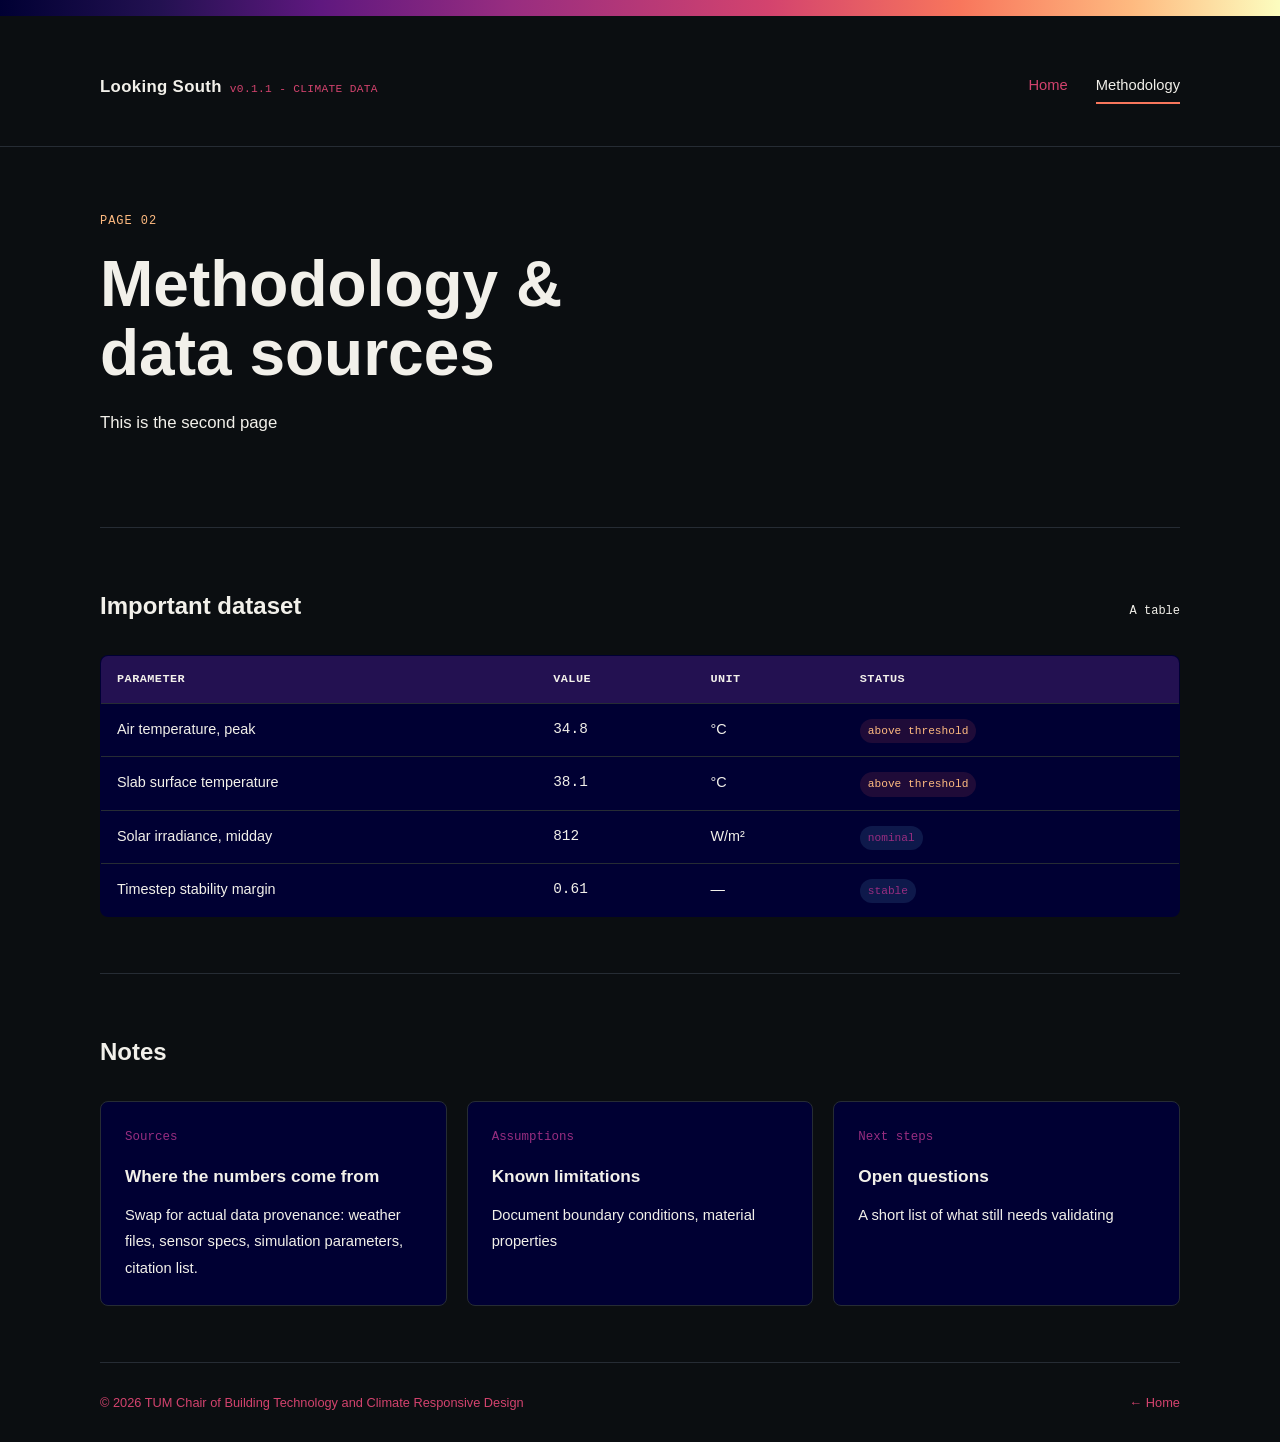
<file: data.html>
<!DOCTYPE html>
<html lang="en">
<head>
<meta charset="UTF-8">
<meta name="viewport" content="width=device-width, initial-scale=1.0">
<title>Methodology</title>
<link rel="stylesheet" href="style.css">
</head>
<body>

<div class="stripes stripes--thin" role="img" aria-label="Warming stripes accent bar"></div>

<header class="site-header">
  <nav class="nav wrap">
    <a href="index.html" class="nav__brand">Looking South <span>v0.1.1 - CLIMATE DATA</span></a>
    <div class="nav__links">
      <a href="index.html">Home</a>
      <a href="data.html" aria-current="page">Methodology</a>
    </div>
  </nav>
</header>

<main>

  <section class="hero wrap">
    <p class="eyebrow">Page 02</p>
    <h1>Methodology &amp; data sources</h1>
    <p class="lede">This is the second page</p>
  </section>

  <section class="section wrap">
    <div class="section__head">
      <h2>Important dataset</h2>
      <span class="tag">A table</span>
    </div>
    <table class="data-table">
      <thead>
        <tr>
          <th>Parameter</th>
          <th>Value</th>
          <th>Unit</th>
          <th>Status</th>
        </tr>
      </thead>
      <tbody>
        <tr>
          <td>Air temperature, peak</td>
          <td class="num">34.8</td>
          <td>°C</td>
          <td><span class="flag">above threshold</span></td>
        </tr>
        <tr>
          <td>Slab surface temperature</td>
          <td class="num">38.1</td>
          <td>°C</td>
          <td><span class="flag">above threshold</span></td>
        </tr>
        <tr>
          <td>Solar irradiance, midday</td>
          <td class="num">812</td>
          <td>W/m²</td>
          <td><span class="flag flag--ok">nominal</span></td>
        </tr>
        <tr>
          <td>Timestep stability margin</td>
          <td class="num">0.61</td>
          <td>—</td>
          <td><span class="flag flag--ok">stable</span></td>
        </tr>
      </tbody>
    </table>
  </section>

  <section class="section wrap">
    <div class="section__head">
      <h2>Notes</h2>
    </div>
    <div class="grid-3">
      <div class="card">
        <div class="card__index">Sources</div>
        <h3>Where the numbers come from</h3>
        <p>Swap for actual data provenance: weather files, sensor specs, simulation parameters, citation list.</p>
      </div>
      <div class="card">
        <div class="card__index">Assumptions</div>
        <h3>Known limitations</h3>
        <p>Document boundary conditions, material properties</p>
      </div>
      <div class="card">
        <div class="card__index">Next steps</div>
        <h3>Open questions</h3>
        <p>A short list of what still needs validating</p>
      </div>
    </div>
  </section>

</main>

<footer class="site-footer wrap">
  <span>© 2026 TUM Chair of Building Technology and Climate Responsive Design</span>
  <a href="index.html">← Home</a>
</footer>

</body>
</html>
</file>
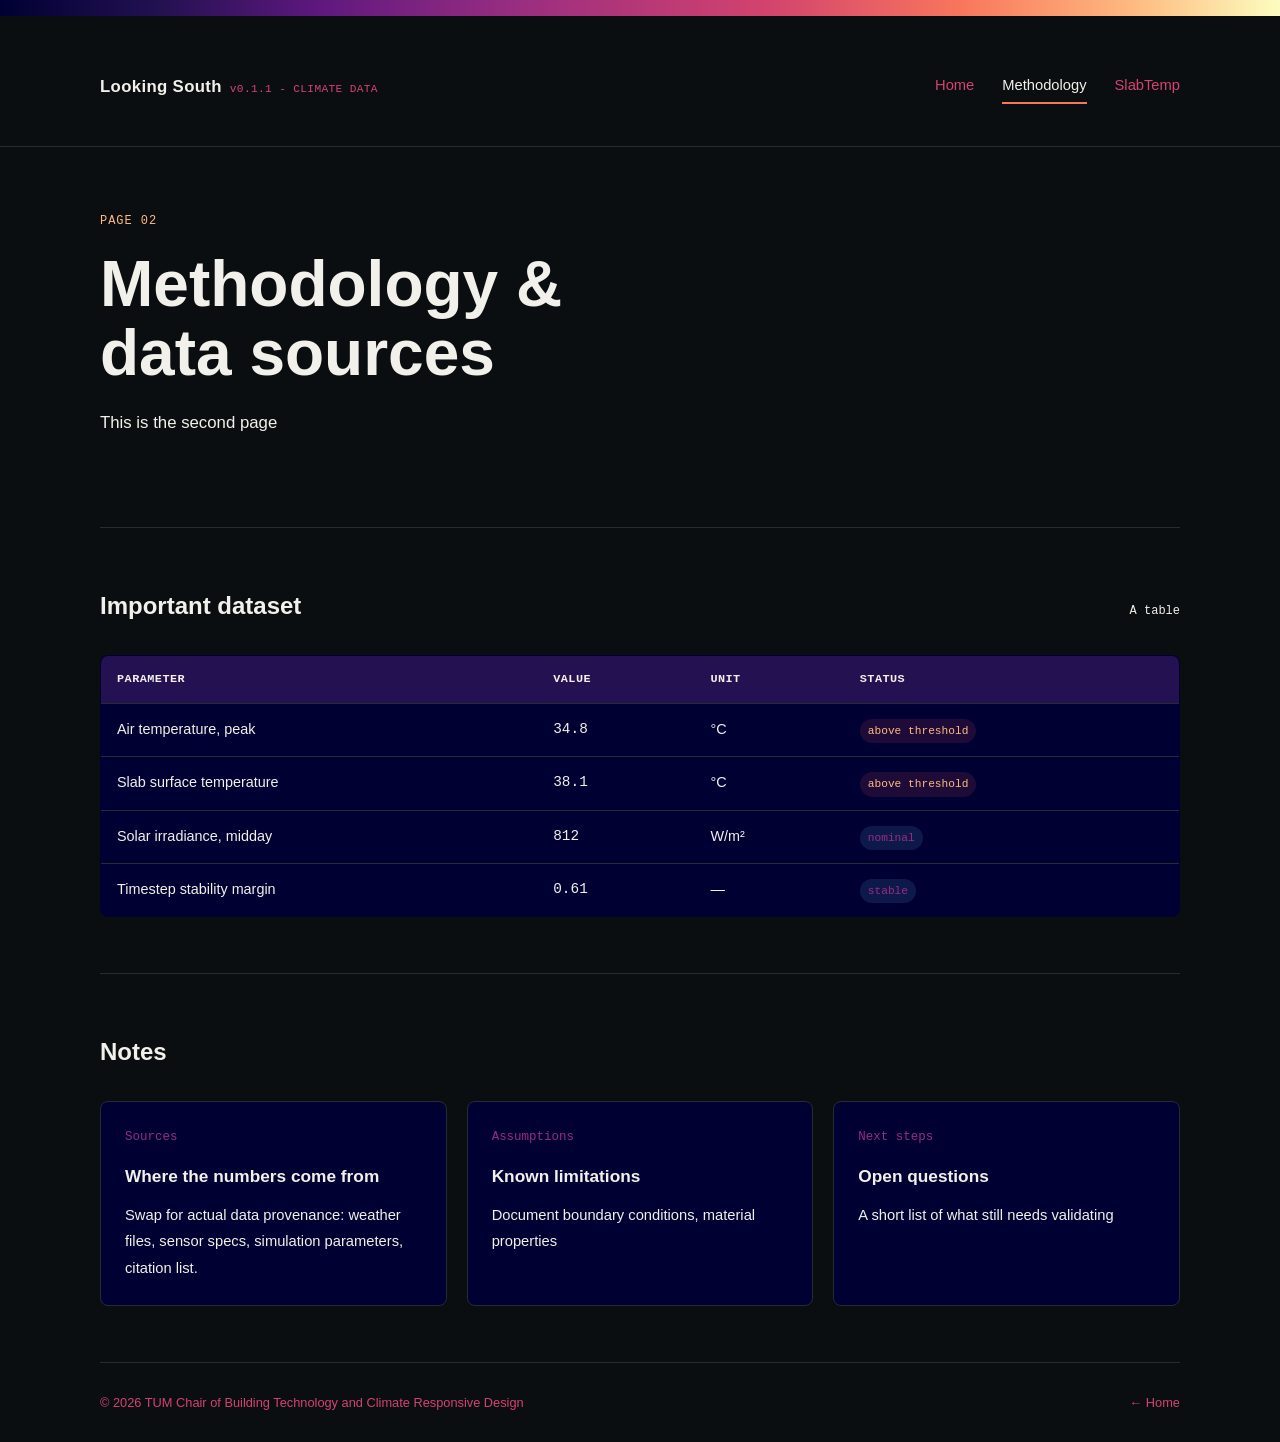
<file: methodology.html>
<!DOCTYPE html>
<html lang="en">
<head>
<meta charset="UTF-8">
<meta name="viewport" content="width=device-width, initial-scale=1.0">
<title>Methodology</title>
<link rel="stylesheet" href="style.css">
</head>
<body>

<div class="stripes stripes--thin" role="img" aria-label="Warming stripes accent bar"></div>

<header class="site-header">
  <nav class="nav wrap">
    <a href="index.html" class="nav__brand">Looking South <span>v0.1.1 - CLIMATE DATA</span></a>
    <div class="nav__links">
      <a href="index.html">Home</a>
      <a href="data.html" aria-current="page">Methodology</a>
      <a href="slab_thermal.html">SlabTemp</a>
    </div>
  </nav>
</header>

<main>

  <section class="hero wrap">
    <p class="eyebrow">Page 02</p>
    <h1>Methodology &amp; data sources</h1>
    <p class="lede">This is the second page</p>
  </section>

  <section class="section wrap">
    <div class="section__head">
      <h2>Important dataset</h2>
      <span class="tag">A table</span>
    </div>
    <table class="data-table">
      <thead>
        <tr>
          <th>Parameter</th>
          <th>Value</th>
          <th>Unit</th>
          <th>Status</th>
        </tr>
      </thead>
      <tbody>
        <tr>
          <td>Air temperature, peak</td>
          <td class="num">34.8</td>
          <td>°C</td>
          <td><span class="flag">above threshold</span></td>
        </tr>
        <tr>
          <td>Slab surface temperature</td>
          <td class="num">38.1</td>
          <td>°C</td>
          <td><span class="flag">above threshold</span></td>
        </tr>
        <tr>
          <td>Solar irradiance, midday</td>
          <td class="num">812</td>
          <td>W/m²</td>
          <td><span class="flag flag--ok">nominal</span></td>
        </tr>
        <tr>
          <td>Timestep stability margin</td>
          <td class="num">0.61</td>
          <td>—</td>
          <td><span class="flag flag--ok">stable</span></td>
        </tr>
      </tbody>
    </table>
  </section>

  <section class="section wrap">
    <div class="section__head">
      <h2>Notes</h2>
    </div>
    <div class="grid-3">
      <div class="card">
        <div class="card__index">Sources</div>
        <h3>Where the numbers come from</h3>
        <p>Swap for actual data provenance: weather files, sensor specs, simulation parameters, citation list.</p>
      </div>
      <div class="card">
        <div class="card__index">Assumptions</div>
        <h3>Known limitations</h3>
        <p>Document boundary conditions, material properties</p>
      </div>
      <div class="card">
        <div class="card__index">Next steps</div>
        <h3>Open questions</h3>
        <p>A short list of what still needs validating</p>
      </div>
    </div>
  </section>

</main>

<footer class="site-footer wrap">
  <span>© 2026 TUM Chair of Building Technology and Climate Responsive Design</span>
  <a href="index.html">← Home</a>
</footer>

</body>
</html>
</file>
<file: style.css>
@import url('https://fonts.googleapis.com/css2?family=Space+Grotesk:wght@400;500;700&family=IBM+Plex+Sans:wght@400;500&family=IBM+Plex+Mono:wght@400;500;600&display=swap');

:root {
  /*general colors*/
  --bg-deep:   #0B0E11;   /* near-black background, "the void" */
  --bg-panel:  #14181D;   /* card / panel surface */
  --bg-panel-2:#1B2027;   /* slightly raised surface */
  --line:      #262C34;   /* hairline borders */
  --ice:       #5FA8D3;   /* cold accent — the "before" */
  --ember:     #D1495B;   /* hot accent — the "after" */
  --amber:     #E8A33D;   /* caution / highlight */
  --fog:       #8A93A0;   /* muted secondary text */
  --paper:     #f2f0ea;   /* primary text on dark */ 

  /*viridis palettes*/
  --magma1: #000033;  /*darkest cold*/
  --magma2: #231151;  /*dark cold*/
  --magma3: #5f187f;  /*cold*/
  --magma4: #982d80;  /*warm*/
  --magma5: #d3436e;  /*warmer*/
  --magma6: #f8765c;  /*hot*/
  --magma7: #feba80;  /*red hot*/
  --magma8: #fcfdbf;  /*glow*/

  --plasma1: #0d1687; /*darkest cold*/
  --plasma2: #541fa3; /*dark cold*/
  --plasma3: #8b23a5; /*cold*/
  --plasma4: #b93289; /*warm*/
  --plasma5: #db5c68; /*warmer*/
  --plasma6: #f48848; /*hot*/
  --plasma7: #febc2a; /*red hot*/
  --plasma8: #f0f920; /*glow*/

  --inferno1: #000033;  /*darkest cold*/
  --inferno2: #231151;  /*dark cold*/
  --inferno3: #8b23a5;  /*cold*/
  --inferno4: #b93289;  /*warm*/
  --inferno5: #db5c68;  /*warmer*/
  --inferno6: #f48848;  /*hot*/
  --inferno7: #febc2a;  /*red hot*/
  --inferno8: #f0f920;  /*glow*/

  /*type tokens*/
  --font-display: 'Roboto Mono', sans-serif;
  --font-body: 'Inter', sans-serif;
  --font-mono: 'Roboto Mono', monospace;
  --radius: 8px;

  /*floorThermalCalculator colors*/
  --cell-a:  #4ecdc4;
  --cell-b:  #ff6b35;
  --solar:   #f5c542;
  --surface: #505063;
  --border:  #c5c5c5;
  --grid:    #535353;
}

*, *::before, *::after { 
  box-sizing: border-box; 
  margin: 0; 
  padding: 0; 
}

html { 
  scroll-behavior: smooth; 
}

body {
  background: var(--bg-deep);
  color: var(--paper);
  font-family: var(--font-body);
  line-height: 1.8;
  -webkit-font-smoothing: antialiased;
  min-height: 100vh;
  overflow-x: hidden;
}

a { 
  color: inherit; 
  text-decoration: none; 
}

img { 
  max-width: 100%; 
  display: block; 
}

.wrap {
  width: min(1080px, 92%);
  margin-inline: auto;
}

/*focus*/
a:focus-visible,
button:focus-visible {
  outline: 2px solid var(--paper);
  outline-offset: 5px;
}

@media (prefers-reduced-motion: reduce) {
  * { animation: none !important; transition: none !important; scroll-behavior: auto !important; }
}

/*stripe*/
.stripes {
  height: 14px;
  width: 100%;
  background: linear-gradient(
    90deg,
    var(--magma1) 0%,
    var(--magma2) 12.5%,
    var(--magma3) 25%,
    var(--magma4) 40%,
    var(--magma5) 60%,
    var(--magma6) 75%,
    var(--magma7) 88.5%,
    var(--magma8) 100%
  );
}

.stripes--thin { 
  height: 16px; 
}

/*chart (fromt thermal slab imp)*/
.chart-wrap { 
  padding: 2rem 2.5rem 0; 
  position: relative; 
}

.clabel { 
  font-family: var(--font-mono); 
  font-size: 0.58rem; 
  letter-spacing: 0.2em; 
  color: var(--paper); 
  text-transform: uppercase; 
  margin-bottom: 0.6rem; 
}


/* ---------- nav ---------- */
.site-header {
  padding: 2rem 2.5rem 1.2rem;
  border-bottom: 1px solid var(--line);
  display: flex;
  background: var(--bg-deep);
  position: sticky;
  top: 0;
  z-index: 10;
  justify-content: space-between;
  align-items: flex-end;
}

.nav {
  display: flex;
  align-items: center;
  justify-content: space-between;
  padding-block: 24px;
}

.nav__brand {
  font-family: var(--font-display);
  font-weight: 700;
  font-size: 1.05rem;
  letter-spacing: 0.02em;
  display: flex;
  align-items: baseline;
  gap: 8px;
}

.nav__brand span {
  font-family: var(--font-mono);
  font-size: 0.7rem;
  color: var(--magma5);
  font-weight: 500;
}

.nav__links {
  display: flex;
  gap: 28px;
  font-size: 0.92rem;
  color: var(--magma5);
}

.nav__links a {
  position: relative;
  padding-bottom: 4px;
  transition: color 0.25s ease;
}

.nav__links a:hover,
.nav__links a[aria-current="page"] {
  color: var(--paper);
}

.nav__links a[aria-current="page"]::after {
  content: "";
  position: absolute;
  left: 0; right: 0; bottom: -2px;
  height: 2px;
  background: var(--magma6);
}

.title-block h1 {
    font-family: var(--font-mono);
    font-size: 0.7rem;
    letter-spacing: 0.2em;
    color: var(--paper);
    text-transform: uppercase;
    margin-bottom: 0.4rem;
  }

  .title-block h2 {
    font-family: var(--font-body);
    font-weight: 300;
    font-size: 1.6rem;
    color: var(--paper);
    letter-spacing: -0.02em;
  }

   .meta {
    font-family: 'Space Mono', monospace;
    font-size: 0.65rem;
    color: var(--paper);
    text-align: right;
    line-height: 1.9;
  }

  /* ---------- legend ---------- */

  .legend {
    display: flex;
    gap: 2rem;
    padding: 1.2rem 2.5rem;
    border-bottom: 1px solid var(--border);
  }

   .legend-item {
    display: flex;
    align-items: center;
    gap: 0.6rem;
    font-family: var(--font-mono);
    font-size: 0.65rem;
    color: var(--paper);
  }

  .legend-swatch {
    width: 24px;
    height: 2px;
  }

  .legend-swatch.dashed {
    background: repeating-linear-gradient(
      90deg, currentColor 0, currentColor 4px, transparent 4px, transparent 8px
    );
  }

.li { 
  display: flex; 
  align-items: center; 
  gap: 0.5rem; 
  font-family: var(--font-mono); 
  font-size: 0.6rem; 
  color: var(--paper); 
}

.ls { 
  width: 20px; 
  height: 2px; 
  display: inline-block; 
}

/* ---------- hero ---------- */
.hero {
  padding-block: 64px 56px;
  border-bottom: 1px solid var(--line);
}

.eyebrow {
  font-family: var(--font-mono);
  font-size: 0.75rem;
  letter-spacing: 0.08em;
  text-transform: uppercase;
  color: var(--magma7);
  margin-bottom: 18px;
}

.hero h1 {
  font-family: var(--font-display);
  font-weight: 700;
  font-size: clamp(3rem, 6vw, 4rem);
  line-height: 1.08;
  max-width: 16ch;
  margin-bottom: 20px;
}

.hero p.lede {
  color: var(--paper);
  font-size: 1.05rem;
  max-width: 56ch;
  margin-bottom: 32px;
}

.hero__actions {
  display: flex;
  gap: 14px;
  flex-wrap: wrap;
}

.btn {
  display: inline-block;
  padding: 12px 22px;
  border-radius: var(--radius);
  font-size: 0.92rem;
  font-weight: 500;
  border: 1px solid var(--line);
  transition: border-color 0.25s ease, background 0.45s ease;
}

.btn--primary {
  background: var(--magma5);
  border-color: var(--magma5);
  color: var(--paper);
}

.btn--primary:hover { background: var(--paper); }

.btn--ghost {
  color: var(--paper);
}

.btn--ghost:hover { border-color: var(--paper); }

/* ---------- stat row ---------- */

.stats {
  display: grid;
  grid-template-columns: repeat(auto-fit, minmax(180px, 1fr));
  gap: 1px;
  background: var(--line);
  border: 1px solid var(--line);
  border-radius: var(--radius);
  overflow: hidden;
  margin-block: 8px 0;
}

.sc { 
  padding: 1.1rem 1.8rem; 
  border-right: 1px solid var(--line); 
}

.sc:last-child { 
  border-right: none; 
}

.sc .v { 
  font-family: var(--font-mono); 
  font-size: 1.45rem; 
  font-weight: 600; 
}

.sc .v span { 
  font-size: 0.85rem; 
  color: var(--magma7); 
  margin-left: 2px; 
}

.sc .l { 
  font-family: var(--font-mono); 
  font-size: 0.56rem; 
  color: var(--fog); 
  margin-top: 4px; 
  text-transform: uppercase; 
  letter-spacing: 0.05em; 
}

.stat {
  background: var(--magma1);
  padding: 22px 20px;
}

.stat__value {
  font-family: var(--font-mono);
  font-size: 1.7rem;
  font-weight: 600;
  color: var(--paper);
}

.stat__value sup {
  color: var(--magma7);
  font-size: 1rem;
}

.stat__label {
  margin-top: 6px;
  font-size: 0.82rem;
  color: var(--paper);
}

.stat__source {
  margin-top: 10px;
  font-size: 0.72rem;
  color: var(--magma4);
}

/* ---------- sections ---------- */
.section {
  padding-block: 56px;
  border-bottom: 1px solid var(--line);
}

.section__head {
  display: flex;
  align-items: baseline;
  justify-content: space-between;
  gap: 24px;
  margin-bottom: 28px;
}

.section__head h2 {
  font-family: var(--font-display);
  font-size: 1.5rem;
  font-weight: 700;
}

.section__head .tag {
  font-family: var(--font-mono);
  font-size: 0.75rem;
  color: var(--paper);
}

.section-label {
    font-family: 'Space Mono', monospace;
    font-size: 0.6rem;
    letter-spacing: 0.15em;
    color: var(--paper);
    text-transform: uppercase;
    margin-bottom: 0.6rem;
  }

.grid-3 {
  display: grid;
  grid-template-columns: repeat(auto-fit, minmax(240px, 1fr));
  gap: 20px;
}

.card {
  background: var(--magma1);
  border: 1px solid var(--line);
  border-radius: var(--radius);
  padding: 24px;
}

.card__index {
  font-family: var(--font-mono);
  font-size: 0.78rem;
  color: var(--magma4);
  margin-bottom: 12px;
}

.card h3 {
  font-family: var(--font-display);
  font-size: 1.08rem;
  margin-bottom: 10px;
}

.card p {
  color: var(--paper);
  font-size: 0.92rem;
}

/* ---------- table (used on the data/methodology page) ---------- */
.data-table {
  width: 100%;
  border-collapse: collapse;
  font-size: 0.9rem;
  background: var(--magma1);
  border: 1px solid var(--line);
  border-radius: var(--radius);
  overflow: hidden;
}

.data-table th,
.data-table td {
  text-align: left;
  padding: 13px 16px;
  border-bottom: 1px solid var(--line);
}

.data-table th {
  font-family: var(--font-mono);
  font-size: 0.74rem;
  letter-spacing: 0.04em;
  text-transform: uppercase;
  color: var(--paper);
  background: var(--magma2);
}

.data-table td.num {
  font-family: var(--font-mono);
  color: var(--paper);
}

.data-table tr:last-child td { border-bottom: none; }

.flag {
  display: inline-block;
  font-family: var(--font-mono);
  font-size: 0.7rem;
  padding: 2px 8px;
  border-radius: 999px;
  background: rgba(209, 73, 91, 0.15);
  color: var(--magma7);
}

.flag--ok {
  background: rgba(95, 168, 211, 0.15);
  color: var(--magma4);
}

.callout {
  border-left: 3px solid var(--magma5);
  background: var(--bg-panel);
  padding: 18px 20px;
  font-size: 0.92rem;
  color: var(--paper);
  border-radius: 0 var(--radius) var(--radius) 0;
  margin-block: 32px;
}

.callout strong { color: var(--paper); }

/* ---------- chart ---------- */
.chart-block {
  background: var(--bg-deep);
  border: 1px solid var(--line);
  border-radius: var(--radius);
  padding: 24px 20px 12px;
  margin-block: 8px 0;
}

#chart-global-temp {
  position: relative;
  width: 100%;
  height: 320px;
}

#chart-global-temp svg {
  display: block;
  overflow: visible;
}

#chart-container {
    padding: 1.5rem 2.5rem 0;
    position: relative;
  }

  svg text {
    font-family: var(--font-mono)
  }

.chart-tooltip {
  position: absolute;
  pointer-events: none;
  background: var(--bg-deep);
  border: 1px solid var(--line);
  border-radius: 4px;
  padding: 6px 10px;
  font-family: var(--font-mono);
  font-size: 0.75rem;
  color: var(--paper);
  white-space: nowrap;
  transition: opacity 0.1s ease;
  min-width: 160px;
  z-index: 100;
  opacity: 0;
}

 .chart-tooltip .t-hour {
    color: var(--paper);
    margin-bottom: 0.3rem;
    font-size: 0.58rem;
  }

  .chart-tooltip .t-a { color: var(--cell-a); }
  .chart-tooltip .t-b { color: var(--cell-b); }
  .chart-tooltip .t-sol { color: var(--solar); }

.chart-error {
  color: var(--ember);
  font-size: 0.85rem;
  text-align: center;
  padding-top: 120px;
}

.chart-legend {
  display: flex;
  gap: 20px;
  flex-wrap: wrap;
  font-size: 0.78rem;
  color: var(--paper);
  padding: 10px 4px 16px;
}

.chart-legend span {
  display: inline-flex;
  align-items: center;
  gap: 6px;
}

.chart-legend i {
  display: inline-block;
  width: 14px;
  height: 2px;
}

.li { 
  display: flex; 
  align-items: center; 
  gap: 0.5rem; 
  font-family: var(--font-mono); 
  font-size: 0.6rem; color: 
  var(--fog); 
}

.ls { 
  width: 20px; 
  height: 2px; 
  display: inline-block; 
}

.tt {
  position: absolute; pointer-events: none; background: var(--bg-panel);
  border: 1px solid var(--line); padding: 0.7rem 0.9rem;
  font-family: var(--font-mono); font-size: 0.6rem; color: var(--paper);
  line-height: 2; opacity: 0; transition: opacity 0.08s; z-index: 100; min-width: 200px;
}
.tt .th { color: var(--fog); font-size: 0.55rem; }
.tt .tv { color: var(--magma7); }
.tt .ts { color: var(--ember); }
.tt .tm { color: var(--ice); }

.chart-source {
  font-size: 0.72rem;
  color: var(--fog);
  padding: 0 4px 4px;
}

.chart-source a { color: var(--magma4); }
.chart-source a:hover { color: var(--paper); }

/* ---------- footer ---------- */
.site-footer {
  padding-block: 28px;
  display: flex;
  align-items: center;
  justify-content: space-between;
  flex-wrap: wrap;
  gap: 12px;
  font-size: 0.8rem;
  color: var(--magma5);
}

.site-footer a:hover { 
  color: var(--paper); 
}

.live-circle {
  display: inline-block;
  width: 10px;
  height: 10px;
  border-radius: 50%;
  background: var(--magma5);
  margin-right: 6px;
  vertical-align: middle;
}

/* ---------- responsive ---------- */
@media (max-width: 640px) {
  .nav__links { gap: 16px; font-size: 0.85rem; }
  .section__head { flex-direction: column; align-items: flex-start; gap: 8px; }
}

.video-background {
  position: fixed;
  top: 0;
  left: 0;
  width: 100%;
  height: 100%;
  object-fit: cover;
  z-index: -1;
  transform: translateY(calc(var(--scroll) * -3px));
  opacity: calc(1 - var(--scroll) / 200);

}
</file>
